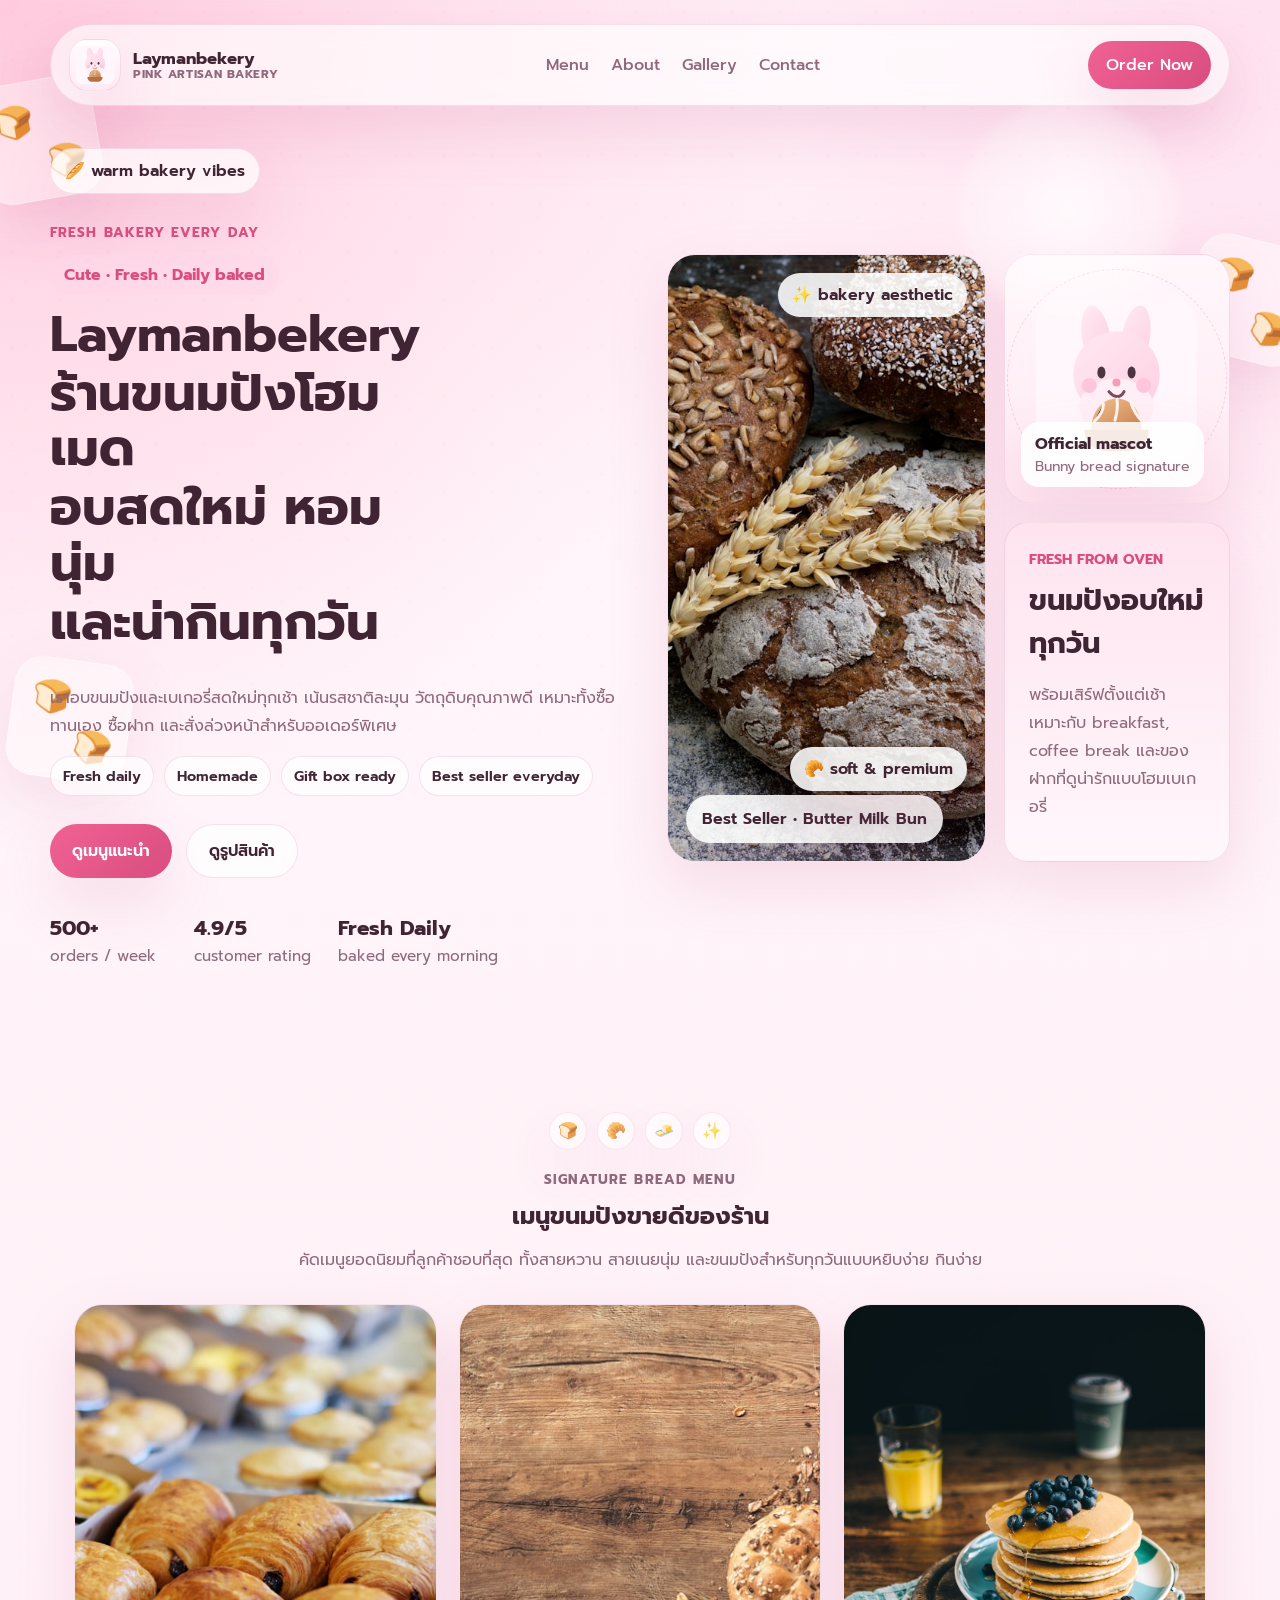
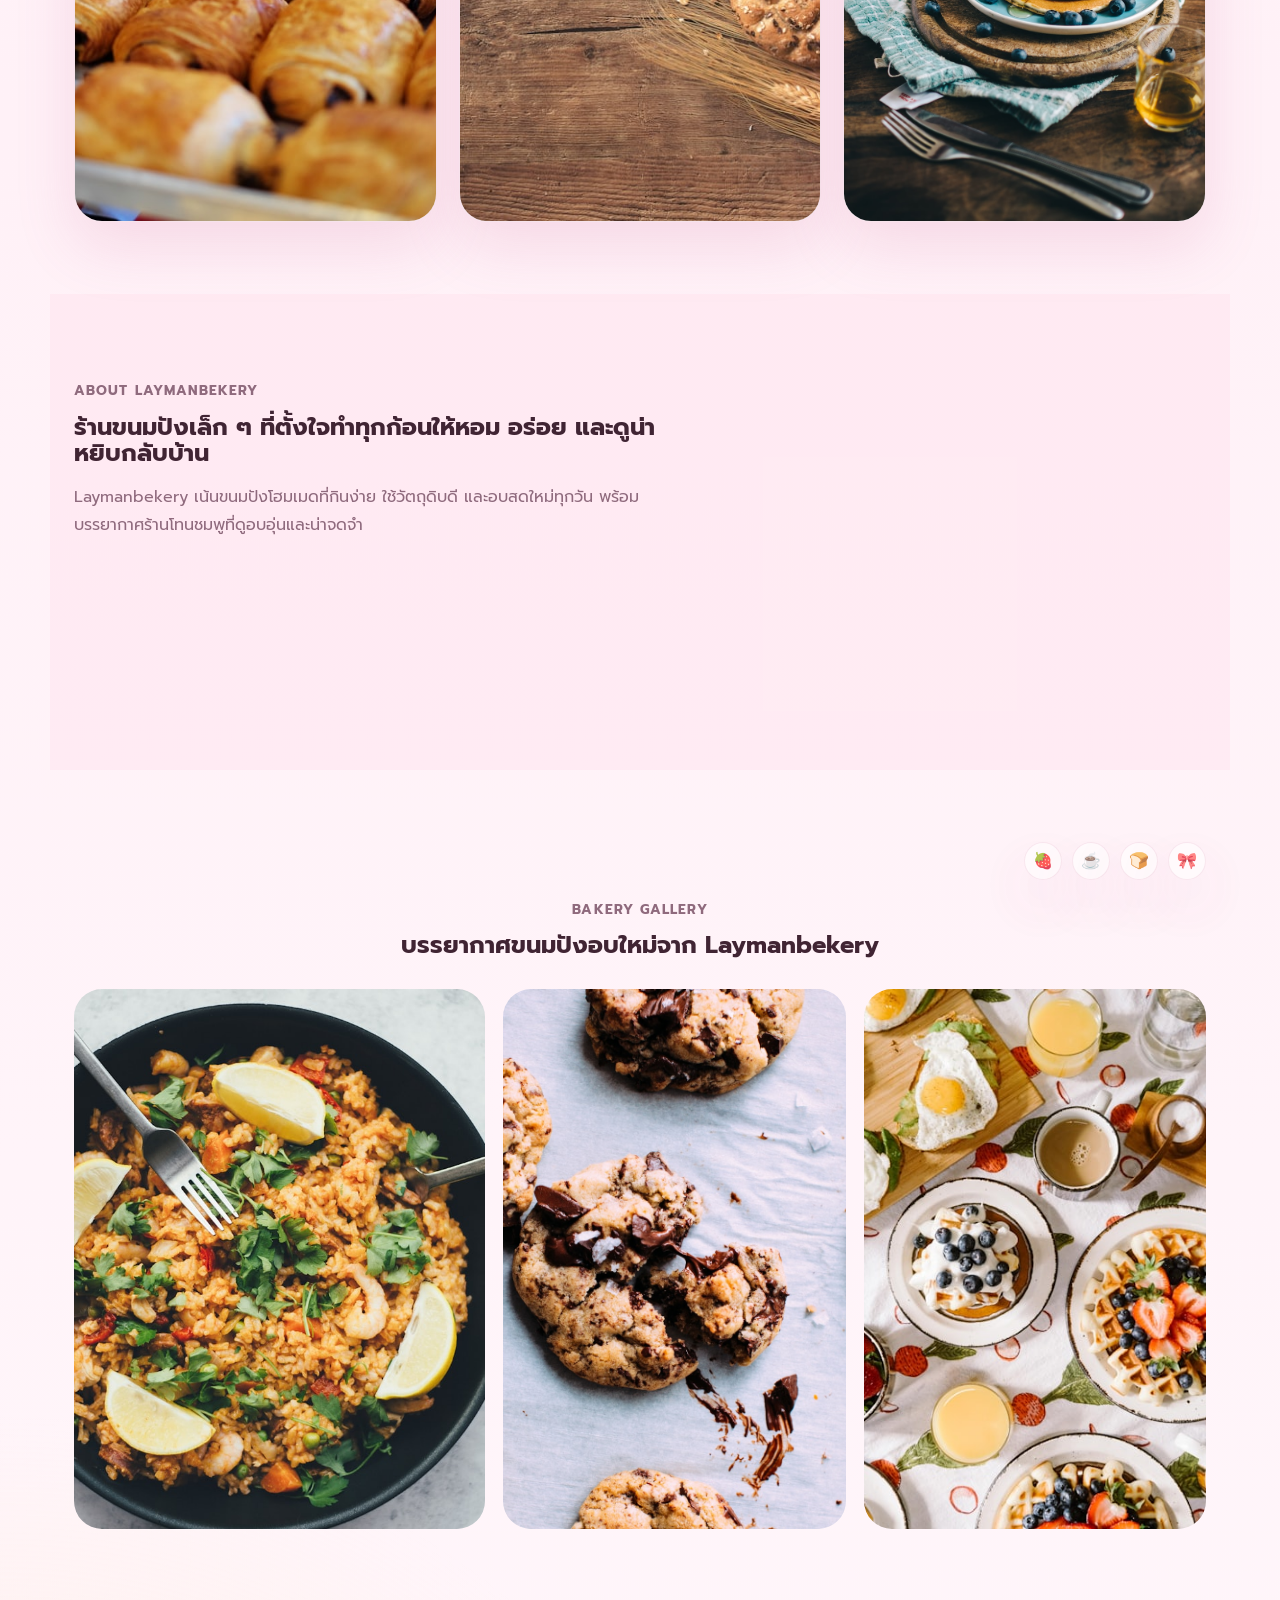
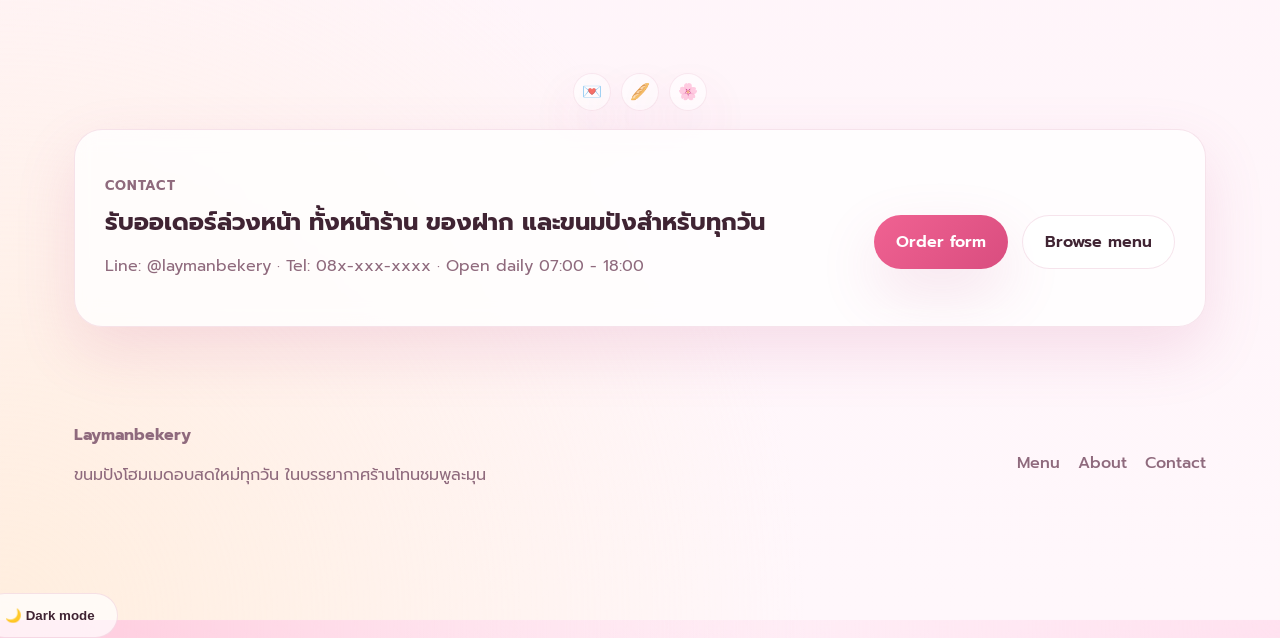
<file: index.html>
<!DOCTYPE html>
<html lang="th">
  <head>
    <meta charset="UTF-8" />
    <meta name="viewport" content="width=device-width, initial-scale=1.0" />
    <title>Laymanbekery | ร้านขนมปังโฮมเมดสดใหม่</title>
    <meta
      name="description"
      content="Laymanbekery ร้านขนมปังโฮมเมดโทนชมพู อบสดใหม่ทุกวัน มีขนมปัง เบเกอรี่ ของฝาก และออเดอร์ล่วงหน้า"
    />
    <meta name="theme-color" content="#f06292" />
    <meta property="og:type" content="website" />
    <meta property="og:title" content="Laymanbekery | ร้านขนมปังโฮมเมดสดใหม่" />
    <meta
      property="og:description"
      content="ขนมปังโฮมเมด เบเกอรี่อบใหม่ทุกวัน ดีไซน์ร้านหวานละมุน พร้อมสั่งซื้อออนไลน์"
    />
    <meta
      property="og:image"
      content="https://newkyj.github.io/laymansbekeery/assets/images/social-preview.svg"
    />
    <meta property="og:url" content="https://newkyj.github.io/laymansbekeery/" />
    <meta name="twitter:card" content="summary_large_image" />
    <meta name="twitter:title" content="Laymanbekery | ร้านขนมปังโฮมเมดสดใหม่" />
    <meta
      name="twitter:description"
      content="ร้านขนมปังโฮมเมดสดใหม่ โทนชมพู ดูน่ารัก เรียบง่าย และพร้อมขายจริง"
    />
    <meta
      name="twitter:image"
      content="https://newkyj.github.io/laymansbekeery/assets/images/social-preview.svg"
    />
    <link rel="icon" type="image/svg+xml" href="assets/images/favicon.svg" />
    <link rel="canonical" href="https://newkyj.github.io/laymansbekeery/" />
    <link rel="preconnect" href="https://fonts.googleapis.com" />
    <link rel="preconnect" href="https://fonts.gstatic.com" crossorigin />
    <link
      href="https://fonts.googleapis.com/css2?family=Prompt:wght@300;400;500;600;700&display=swap"
      rel="stylesheet"
    />
    <link rel="stylesheet" href="assets/css/styles.css" />
  </head>
  <body>
    <div class="page-loader" data-page-loader>
      <div class="page-loader-mark">🥐</div>
      <p>Laymanbekery กำลังอุ่นเตาอบ...</p>
    </div>

    <div class="bg-breads bg-breads-a"></div>
    <div class="bg-breads bg-breads-b"></div>
    <div class="bg-breads bg-breads-c"></div>
    <header class="hero hero-deluxe">
      <nav class="nav" data-nav>
        <a class="brand brand-logo" href="#top">
          <span class="brand-logo-mark">
            <img src="assets/images/mascot-bunny-bread.svg" alt="Laymanbekery logo" />
          </span>
          <span class="brand-logo-text">
            <strong>Laymanbekery</strong>
            <small>pink artisan bakery</small>
          </span>
        </a>

        <button class="nav-toggle" type="button" data-nav-toggle aria-expanded="false" aria-label="Open menu">
          <span></span><span></span><span></span>
        </button>

        <div class="nav-links" data-nav-links>
          <a href="#menu">Menu</a>
          <a href="pages/about.html">About</a>
          <a href="#gallery">Gallery</a>
          <a href="pages/contact.html">Contact</a>
        </div>
        <a class="nav-cta" href="pages/contact.html">Order Now</a>
      </nav>

      <div class="hero-content" id="top">
        <div class="hero-text hero-story">
          <span class="hero-kicker">🥖 warm bakery vibes</span>
          <p class="eyebrow">Fresh bakery every day</p>
          <div class="hero-title-stack">
            <span class="hero-tagline">Cute • Fresh • Daily baked</span>
            <h1 class="hero-animated-title">
              <span>Laymanbekery</span>
              <span>ร้านขนมปังโฮมเมด</span>
              <span>อบสดใหม่ หอม นุ่ม</span>
              <span>และน่ากินทุกวัน</span>
            </h1>
          </div>
          <p class="subtitle">
            เราอบขนมปังและเบเกอรี่สดใหม่ทุกเช้า เน้นรสชาติละมุน วัตถุดิบคุณภาพดี
            เหมาะทั้งซื้อทานเอง ซื้อฝาก และสั่งล่วงหน้าสำหรับออเดอร์พิเศษ
          </p>
          <div class="hero-badges">
            <span>Fresh daily</span>
            <span>Homemade</span>
            <span>Gift box ready</span>
            <span>Best seller everyday</span>
          </div>

          <div class="hero-actions">
            <a class="btn btn-primary pulse-on-hover" href="pages/menu.html">ดูเมนูแนะนำ</a>
            <a class="btn btn-secondary" href="#gallery">ดูรูปสินค้า</a>
          </div>

          <div class="hero-stats">
            <div>
              <strong>500+</strong>
              <span>orders / week</span>
            </div>
            <div>
              <strong>4.9/5</strong>
              <span>customer rating</span>
            </div>
            <div>
              <strong>Fresh Daily</strong>
              <span>baked every morning</span>
            </div>
          </div>
        </div>

        <div class="hero-visual hero-visual-deluxe">
          <div class="visual-main card-image">
            <img
              src="assets/images/hero-bread.jpg"
              alt="ขนมปังและเบเกอรี่สดใหม่จาก Laymanbekery"
            />
            <div class="floating-badge">Best Seller • Butter Milk Bun</div>
            <div class="hero-photo-chip hero-photo-chip-top">✨ bakery aesthetic</div>
            <div class="hero-photo-chip hero-photo-chip-bottom">🥐 soft & premium</div>
          </div>
          <div class="visual-side">
            <div class="mini-card mascot-card mascot-logo-showcase">
              <div class="mascot-orbit orbit-a"></div>
              <div class="mascot-orbit orbit-b"></div>
              <img
                src="assets/images/mascot-bunny-bread.svg"
                alt="มาสคอตขนมปังกระต่ายของ Laymanbekery"
              />
              <div class="logo-caption">
                <strong>Official mascot</strong>
                <span>Bunny bread signature</span>
              </div>
            </div>
            <div class="mini-offer">
              <span>Fresh from oven</span>
              <strong>ขนมปังอบใหม่ทุกวัน</strong>
              <p>พร้อมเสิร์ฟตั้งแต่เช้า เหมาะกับ breakfast, coffee break และของฝากที่ดูน่ารักแบบโฮมเบเกอรี่</p>
            </div>
          </div>
        </div>
      </div>
    </header>

    <main>
      <section class="section" id="menu">
        <div class="section-decor">
          <span>🍞</span><span>🥐</span><span>🧈</span><span>✨</span>
        </div>
        <div class="section-heading centered">
          <p class="eyebrow">Signature bread menu</p>
          <h2>เมนูขนมปังขายดีของร้าน</h2>
          <p>คัดเมนูยอดนิยมที่ลูกค้าชอบที่สุด ทั้งสายหวาน สายเนยนุ่ม และขนมปังสำหรับทุกวันแบบหยิบง่าย กินง่าย</p>
        </div>

        <div class="grid cards pro-cards">
          <article class="product-card">
            <img src="assets/images/croissant.jpg" alt="ครัวซองต์เนย" />
            <div class="product-content">
              <span class="pill">Popular</span>
              <h3>Butter Croissant</h3>
              <p>ครัวซองต์เนยแท้ layers สวย กรอบนอกนุ่มใน หอมแบบร้านอบ artisan</p>
              <div class="product-meta">
                <strong>฿69</strong>
                <span>Fresh from oven</span>
              </div>
            </div>
          </article>

          <article class="product-card">
            <img src="assets/images/strawberry-bun.jpg" alt="ขนมปังนมสตรอว์เบอร์รี" />
            <div class="product-content">
              <span class="pill">Soft favorite</span>
              <h3>Butter Milk Bun</h3>
              <p>ขนมปังเนื้อนุ่มพิเศษ สอดไส้ครีมนมเนย หอมหวานกำลังดี กินง่ายทุกวัย</p>
              <div class="product-meta">
                <strong>฿55</strong>
                <span>Soft & buttery</span>
              </div>
            </div>
          </article>

          <article class="product-card">
            <img src="assets/images/shokupan.jpg" alt="ขนมปังโฮมเมด" />
            <div class="product-content">
              <span class="pill">House made</span>
              <h3>Shokupan Toast</h3>
              <p>ขนมปังนมญี่ปุ่นเนื้อฟู เหมาะสำหรับ toast ยามเช้า หรือทำของฝาก</p>
              <div class="product-meta">
                <strong>฿125</strong>
                <span>Cloud-soft loaf</span>
              </div>
            </div>
          </article>
        </div>
      </section>

      <section class="section alt" id="about">
        <div class="about-layout pro-about">
          <div>
            <p class="eyebrow">About Laymanbekery</p>
            <h2>ร้านขนมปังเล็ก ๆ ที่ตั้งใจทำทุกก้อนให้หอม อร่อย และดูน่าหยิบกลับบ้าน</h2>
            <p>
              Laymanbekery เน้นขนมปังโฮมเมดที่กินง่าย ใช้วัตถุดิบดี และอบสดใหม่ทุกวัน
              พร้อมบรรยากาศร้านโทนชมพูที่ดูอบอุ่นและน่าจดจำ
            </p>
          </div>

          <div class="features">
            <div class="feature">
              <strong>Freshly Baked Daily</strong>
              <span>อบใหม่ทุกเช้า เพื่อให้ได้กลิ่นและเนื้อสัมผัสที่ดีที่สุด</span>
            </div>
            <div class="feature">
              <strong>Selected Ingredients</strong>
              <span>เลือกใช้วัตถุดิบที่เหมาะกับขนมปังนุ่มและรสชาติละมุน</span>
            </div>
            <div class="feature">
              <strong>Made for Everyday Moments</strong>
              <span>เหมาะสำหรับมื้อเช้า ของฝาก snack box และออเดอร์ล่วงหน้า</span>
            </div>
          </div>
        </div>
      </section>

      <section class="section" id="gallery">
        <div class="section-decor section-decor-right">
          <span>🍓</span><span>☕</span><span>🍞</span><span>🎀</span>
        </div>
        <div class="section-heading centered">
          <p class="eyebrow">Bakery gallery</p>
          <h2>บรรยากาศขนมปังอบใหม่จาก Laymanbekery</h2>
        </div>

        <div class="gallery-grid">
          <div class="gallery-item tall">
            <img src="assets/images/bakery-shop.jpg" alt="เบเกอรี่ในร้าน Laymanbekery" />
          </div>
          <div class="gallery-item">
            <img src="assets/images/bread-table.jpg" alt="ขนมปังบนโต๊ะ" />
          </div>
          <div class="gallery-item">
            <img src="assets/images/bread-coffee.jpg" alt="ขนมปังและกาแฟ" />
          </div>
        </div>
      </section>

      <section class="section" id="contact">
        <div class="section-decor section-decor-center">
          <span>💌</span><span>🥖</span><span>🌸</span>
        </div>
        <div class="contact-box pro-contact">
          <div>
            <p class="eyebrow">Contact</p>
            <h2>รับออเดอร์ล่วงหน้า ทั้งหน้าร้าน ของฝาก และขนมปังสำหรับทุกวัน</h2>
            <p>Line: @laymanbekery · Tel: 08x-xxx-xxxx · Open daily 07:00 - 18:00</p>
          </div>
          <div class="contact-actions">
            <a class="btn btn-primary pulse-on-hover" href="pages/contact.html">Order form</a>
            <a class="btn btn-secondary" href="pages/menu.html">Browse menu</a>
          </div>
        </div>
      </section>
    </main>
    <footer class="site-footer">
      <div>
        <strong>Laymanbekery</strong>
        <p>ขนมปังโฮมเมดอบสดใหม่ทุกวัน ในบรรยากาศร้านโทนชมพูละมุน</p>
      </div>
      <div class="footer-links">
        <a href="pages/menu.html">Menu</a>
        <a href="pages/about.html">About</a>
        <a href="pages/contact.html">Contact</a>
      </div>
    </footer>
    <button class="btn btn-secondary theme-toggle" type="button" data-theme-toggle>🌙 Dark mode</button>
    <script src="assets/js/script.js"></script>
  </body>
</html>
</file>
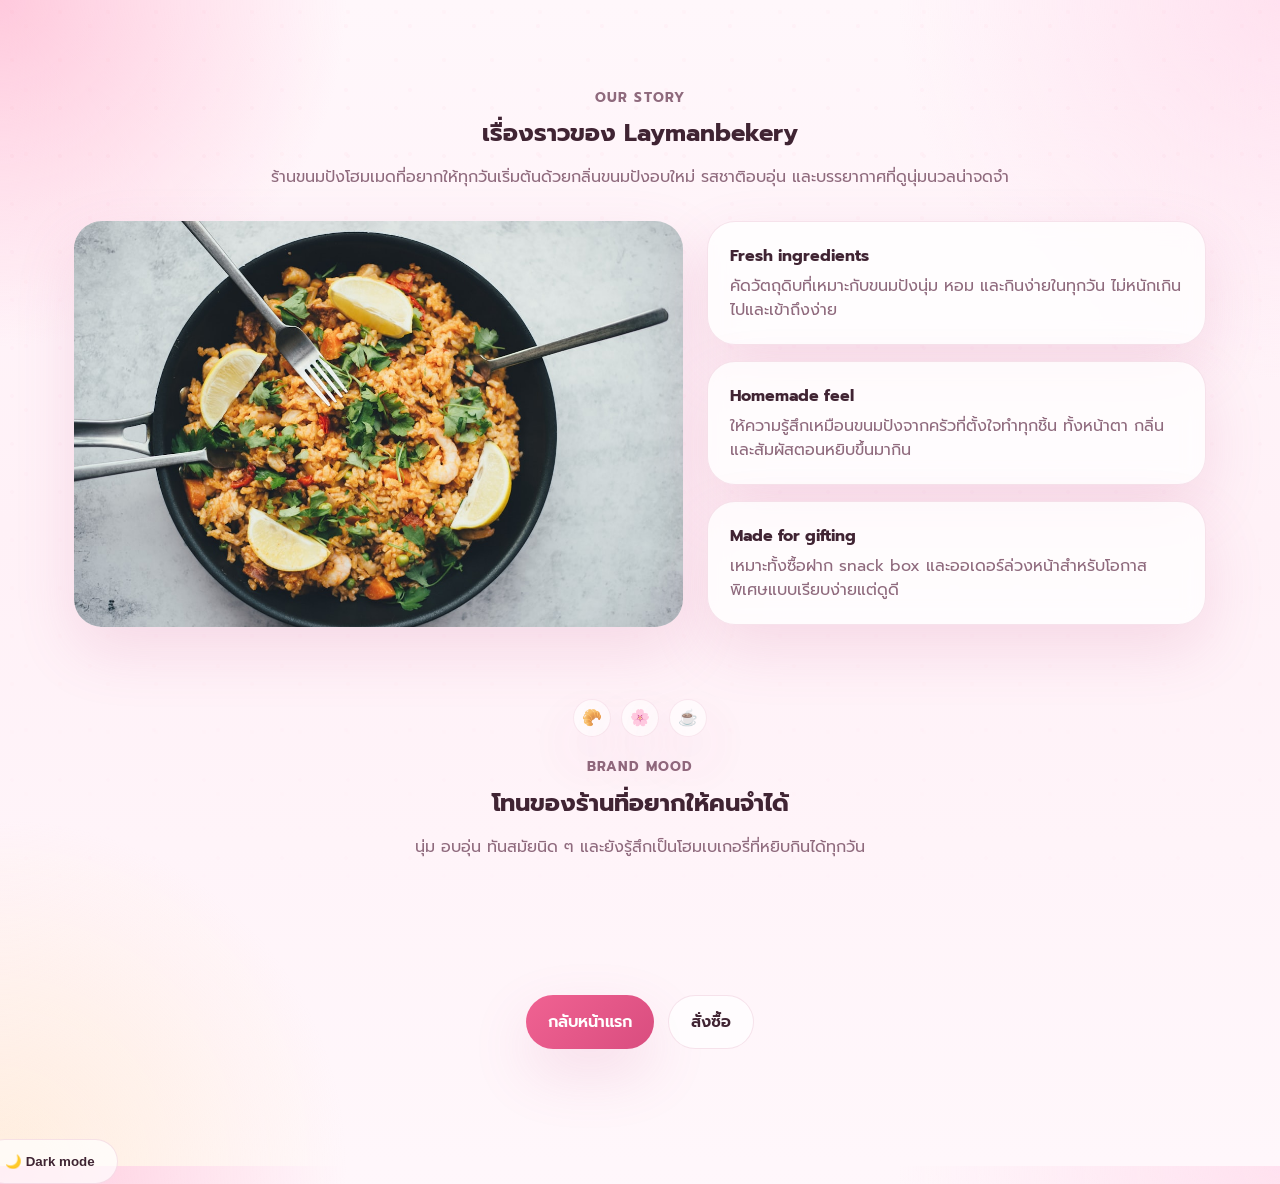
<file: pages/about.html>
<!DOCTYPE html>
<html lang="th">
  <head>
    <meta charset="UTF-8" />
    <meta name="viewport" content="width=device-width, initial-scale=1.0" />
    <title>About | Laymanbekery</title>
    <meta name="description" content="รู้จัก Laymanbekery ร้านขนมปังโฮมเมดที่อบสดใหม่ทุกวัน และตั้งใจทำขนมปังให้อร่อยทุกชิ้น" />
    <link rel="icon" type="image/svg+xml" href="../assets/images/favicon.svg" />
    <link rel="canonical" href="https://newkyj.github.io/laymansbekeery/pages/about.html" />
    <link rel="preconnect" href="https://fonts.googleapis.com" />
    <link rel="preconnect" href="https://fonts.gstatic.com" crossorigin />
    <link href="https://fonts.googleapis.com/css2?family=Prompt:wght@300;400;500;600;700&display=swap" rel="stylesheet" />
    <link rel="stylesheet" href="../assets/css/styles.css" />
  </head>
  <body>
    <div class="page-loader" data-page-loader>
      <div class="page-loader-mark">🥐</div>
      <p>Laymanbekery กำลังอุ่นเตาอบ...</p>
    </div>

    <main class="section inner-page">
      <div class="section-heading centered">
        <p class="eyebrow">Our story</p>
        <h2>เรื่องราวของ Laymanbekery</h2>
        <p>ร้านขนมปังโฮมเมดที่อยากให้ทุกวันเริ่มต้นด้วยกลิ่นขนมปังอบใหม่ รสชาติอบอุ่น และบรรยากาศที่ดูนุ่มนวลน่าจดจำ</p>
      </div>

      <div class="about-layout pro-about about-story-grid">
        <div>
          <img class="rounded-media" src="../assets/images/bakery-shop.jpg" alt="ร้านเบเกอรี่ Laymanbekery" />
        </div>
        <div class="features">
          <div class="feature">
            <strong>Fresh ingredients</strong>
            <span>คัดวัตถุดิบที่เหมาะกับขนมปังนุ่ม หอม และกินง่ายในทุกวัน ไม่หนักเกินไปและเข้าถึงง่าย</span>
          </div>
          <div class="feature">
            <strong>Homemade feel</strong>
            <span>ให้ความรู้สึกเหมือนขนมปังจากครัวที่ตั้งใจทำทุกชิ้น ทั้งหน้าตา กลิ่น และสัมผัสตอนหยิบขึ้นมากิน</span>
          </div>
          <div class="feature">
            <strong>Made for gifting</strong>
            <span>เหมาะทั้งซื้อฝาก snack box และออเดอร์ล่วงหน้าสำหรับโอกาสพิเศษแบบเรียบง่ายแต่ดูดี</span>
          </div>
        </div>
      </div>

      <section class="section section-compact">
        <div class="section-decor section-decor-center">
          <span>🥐</span><span>🌸</span><span>☕</span>
        </div>
        <div class="section-heading centered">
          <p class="eyebrow">Brand mood</p>
          <h2>โทนของร้านที่อยากให้คนจำได้</h2>
          <p>นุ่ม อบอุ่น ทันสมัยนิด ๆ และยังรู้สึกเป็นโฮมเบเกอรี่ที่หยิบกินได้ทุกวัน</p>
        </div>
      </section>

      <div class="hero-actions" style="justify-content:center; margin-top: 32px;">
        <a class="btn btn-primary pulse-on-hover" href="../index.html">กลับหน้าแรก</a>
        <a class="btn btn-secondary" href="contact.html">สั่งซื้อ</a>
      </div>
    </main>
    <button class="btn btn-secondary theme-toggle" type="button" data-theme-toggle>🌙 Dark mode</button>
    <script src="../assets/js/script.js"></script>
  </body>
</html>
</file>
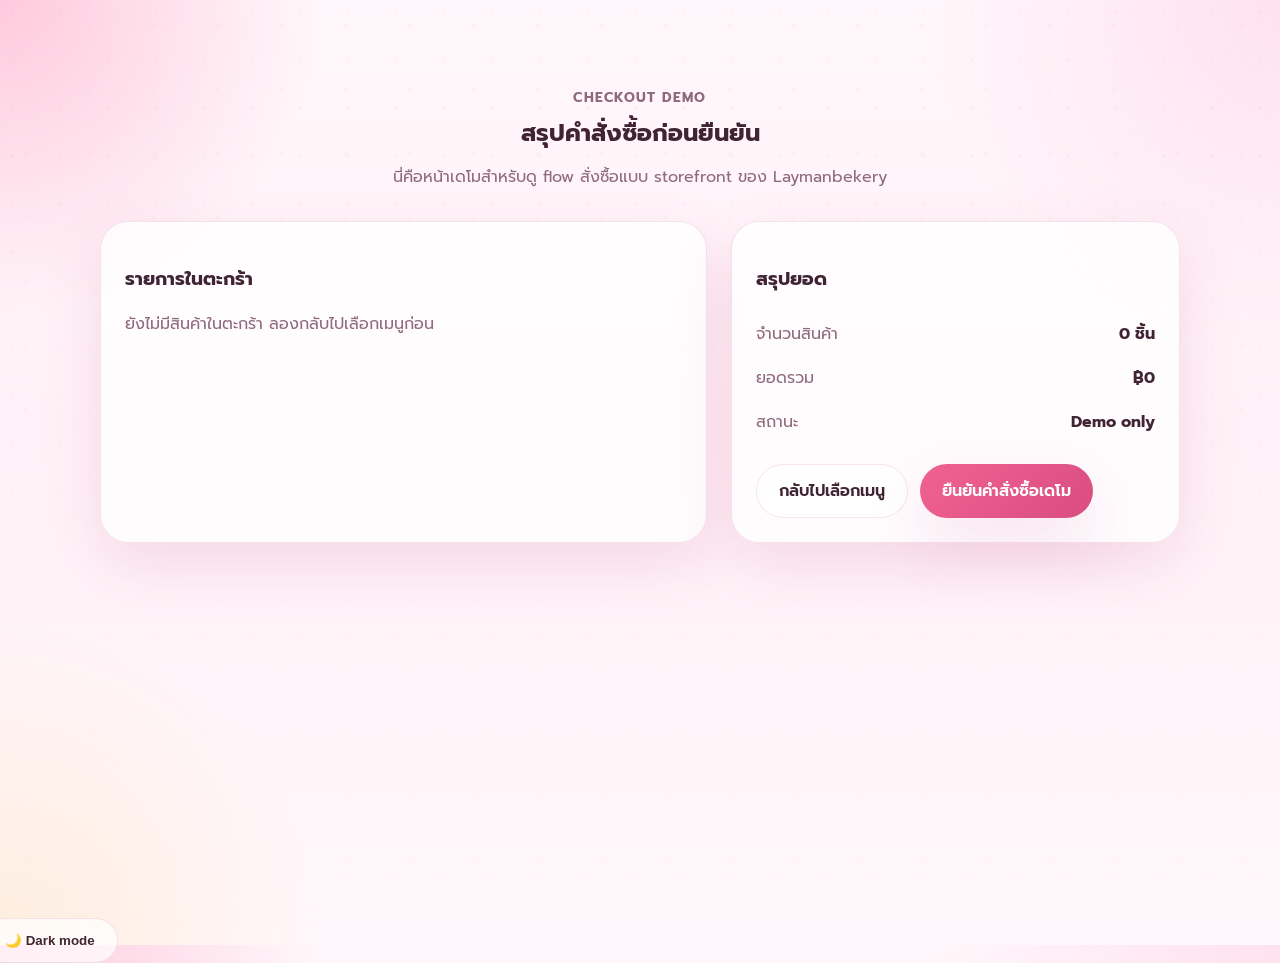
<file: pages/checkout.html>
<!DOCTYPE html>
<html lang="th">
  <head>
    <meta charset="UTF-8" />
    <meta name="viewport" content="width=device-width, initial-scale=1.0" />
    <title>Checkout Demo | Laymanbekery</title>
    <meta name="description" content="หน้าสรุปคำสั่งซื้อเดโมของ Laymanbekery สำหรับ mockup การสั่งซื้อออนไลน์" />
    <link rel="icon" type="image/svg+xml" href="../assets/images/favicon.svg" />
    <link rel="preconnect" href="https://fonts.googleapis.com" />
    <link rel="preconnect" href="https://fonts.gstatic.com" crossorigin />
    <link href="https://fonts.googleapis.com/css2?family=Prompt:wght@300;400;500;600;700&display=swap" rel="stylesheet" />
    <link rel="stylesheet" href="../assets/css/styles.css" />
  </head>
  <body>
    <main class="section inner-page">
      <div class="section-heading centered">
        <p class="eyebrow">Checkout demo</p>
        <h2>สรุปคำสั่งซื้อก่อนยืนยัน</h2>
        <p>นี่คือหน้าเดโมสำหรับดู flow สั่งซื้อแบบ storefront ของ Laymanbekery</p>
      </div>

      <section class="checkout-layout">
        <div class="checkout-card">
          <h3>รายการในตะกร้า</h3>
          <div class="checkout-list" data-checkout-items>
            <p class="cart-empty">ยังไม่มีสินค้าในตะกร้า</p>
          </div>
        </div>

        <aside class="checkout-card checkout-summary-box">
          <h3>สรุปยอด</h3>
          <div class="checkout-summary-line"><span>จำนวนสินค้า</span><strong data-checkout-count>0 ชิ้น</strong></div>
          <div class="checkout-summary-line"><span>ยอดรวม</span><strong data-checkout-total>฿0</strong></div>
          <div class="checkout-summary-line"><span>สถานะ</span><strong>Demo only</strong></div>
          <div class="checkout-actions">
            <a class="btn btn-secondary" href="menu.html">กลับไปเลือกเมนู</a>
            <a class="btn btn-primary" href="thank-you.html" data-place-order>ยืนยันคำสั่งซื้อเดโม</a>
          </div>
        </aside>
      </section>
    </main>
    <button class="btn btn-secondary theme-toggle" type="button" data-theme-toggle>🌙 Dark mode</button>
    <script src="../assets/js/script.js"></script>
  </body>
</html>
</file>
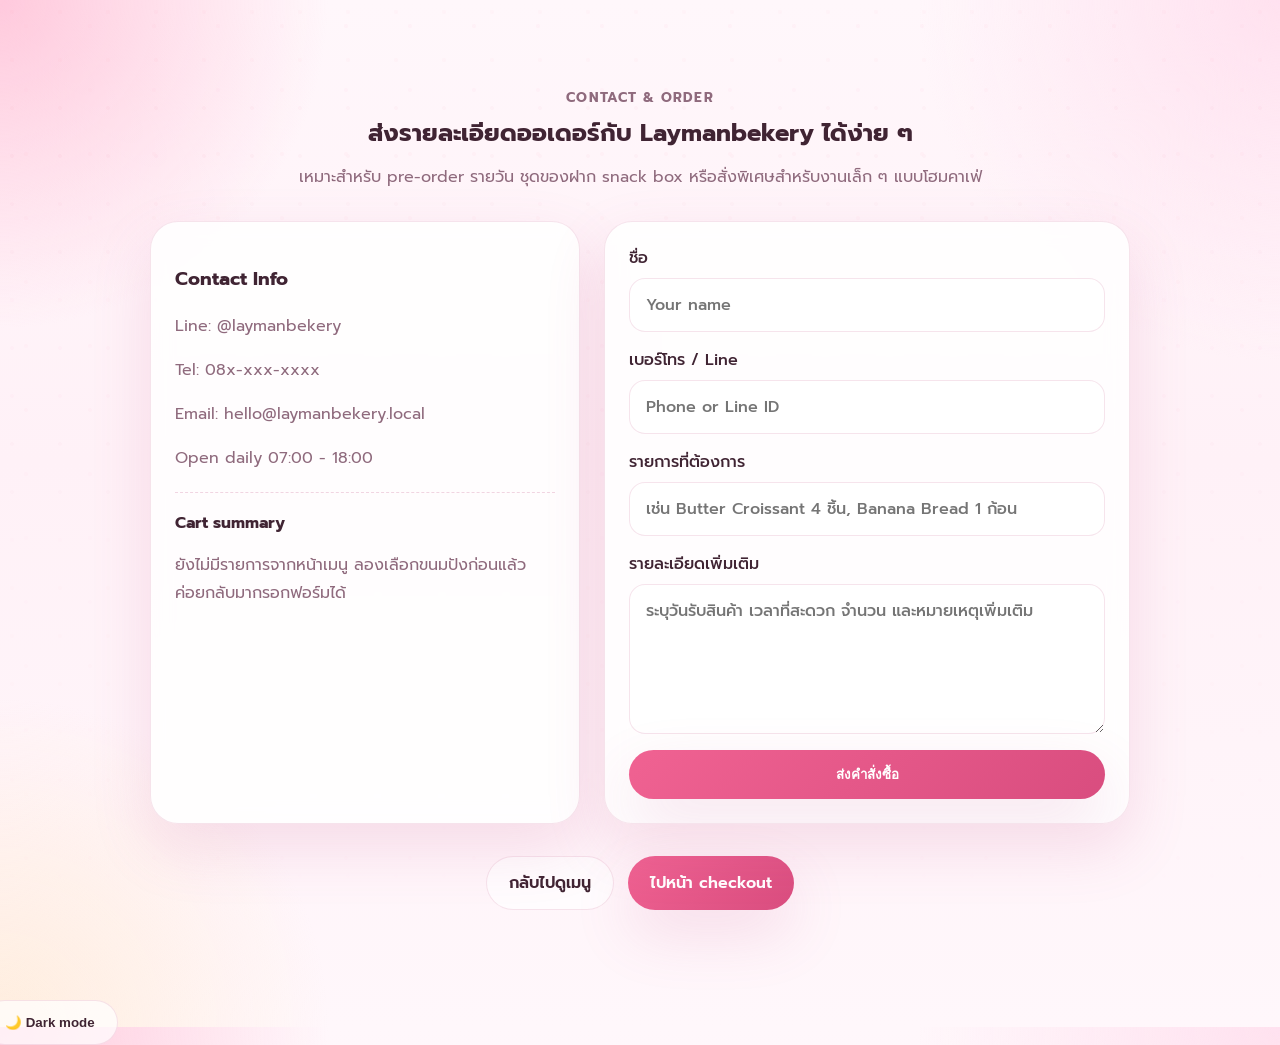
<file: pages/contact.html>
<!DOCTYPE html>
<html lang="th">
  <head>
    <meta charset="UTF-8" />
    <meta name="viewport" content="width=device-width, initial-scale=1.0" />
    <title>Contact | Laymanbekery</title>
    <meta name="description" content="ติดต่อ Laymanbekery เพื่อสั่งขนมปังล่วงหน้า สอบถามราคา หรือสั่ง snack box" />
    <link rel="icon" type="image/svg+xml" href="../assets/images/favicon.svg" />
    <link rel="canonical" href="https://newkyj.github.io/laymansbekeery/pages/contact.html" />
    <link rel="preconnect" href="https://fonts.googleapis.com" />
    <link rel="preconnect" href="https://fonts.gstatic.com" crossorigin />
    <link href="https://fonts.googleapis.com/css2?family=Prompt:wght@300;400;500;600;700&display=swap" rel="stylesheet" />
    <link rel="stylesheet" href="../assets/css/styles.css" />
  </head>
  <body>
    <main class="section inner-page">
      <div class="section-heading centered">
        <p class="eyebrow">Contact & Order</p>
        <h2>ส่งรายละเอียดออเดอร์กับ Laymanbekery ได้ง่าย ๆ</h2>
        <p>เหมาะสำหรับ pre-order รายวัน ชุดของฝาก snack box หรือสั่งพิเศษสำหรับงานเล็ก ๆ แบบโฮมคาเฟ่</p>
      </div>

      <div class="contact-layout">
        <div class="contact-panel">
          <h3>Contact Info</h3>
          <p>Line: @laymanbekery</p>
          <p>Tel: 08x-xxx-xxxx</p>
          <p>Email: hello@laymanbekery.local</p>
          <p>Open daily 07:00 - 18:00</p>
          <div class="contact-cart-preview" data-contact-cart-preview>
            <strong>Cart summary</strong>
            <p data-contact-cart-empty>ยังไม่มีรายการจากหน้าเมนู ลองเลือกขนมปังก่อนแล้วค่อยกลับมากรอกฟอร์มได้</p>
            <div class="contact-cart-list" data-contact-cart-list></div>
          </div>
        </div>

        <form class="order-form" data-order-form>
          <label>
            ชื่อ
            <input type="text" name="name" placeholder="Your name" />
          </label>
          <label>
            เบอร์โทร / Line
            <input type="text" name="contact" placeholder="Phone or Line ID" />
          </label>
          <label>
            รายการที่ต้องการ
            <input type="text" name="items" placeholder="เช่น Butter Croissant 4 ชิ้น, Banana Bread 1 ก้อน" data-order-items />
          </label>
          <label>
            รายละเอียดเพิ่มเติม
            <textarea name="message" rows="5" placeholder="ระบุวันรับสินค้า เวลาที่สะดวก จำนวน และหมายเหตุเพิ่มเติม" data-order-message></textarea>
          </label>
          <button class="btn btn-primary" type="submit">ส่งคำสั่งซื้อ</button>
        </form>
      </div>

      <div class="hero-actions" style="justify-content:center; margin-top: 32px;">
        <a class="btn btn-secondary" href="menu.html">กลับไปดูเมนู</a>
        <a class="btn btn-primary" href="checkout.html">ไปหน้า checkout</a>
      </div>
    </main>
    <div class="page-loader" data-page-loader>
      <div class="page-loader-mark">🥐</div>
      <p>Laymanbekery กำลังอุ่นเตาอบ...</p>
    </div>
    <button class="btn btn-secondary theme-toggle" type="button" data-theme-toggle>🌙 Dark mode</button>
    <script src="../assets/js/script.js"></script>
  </body>
</html>
</file>
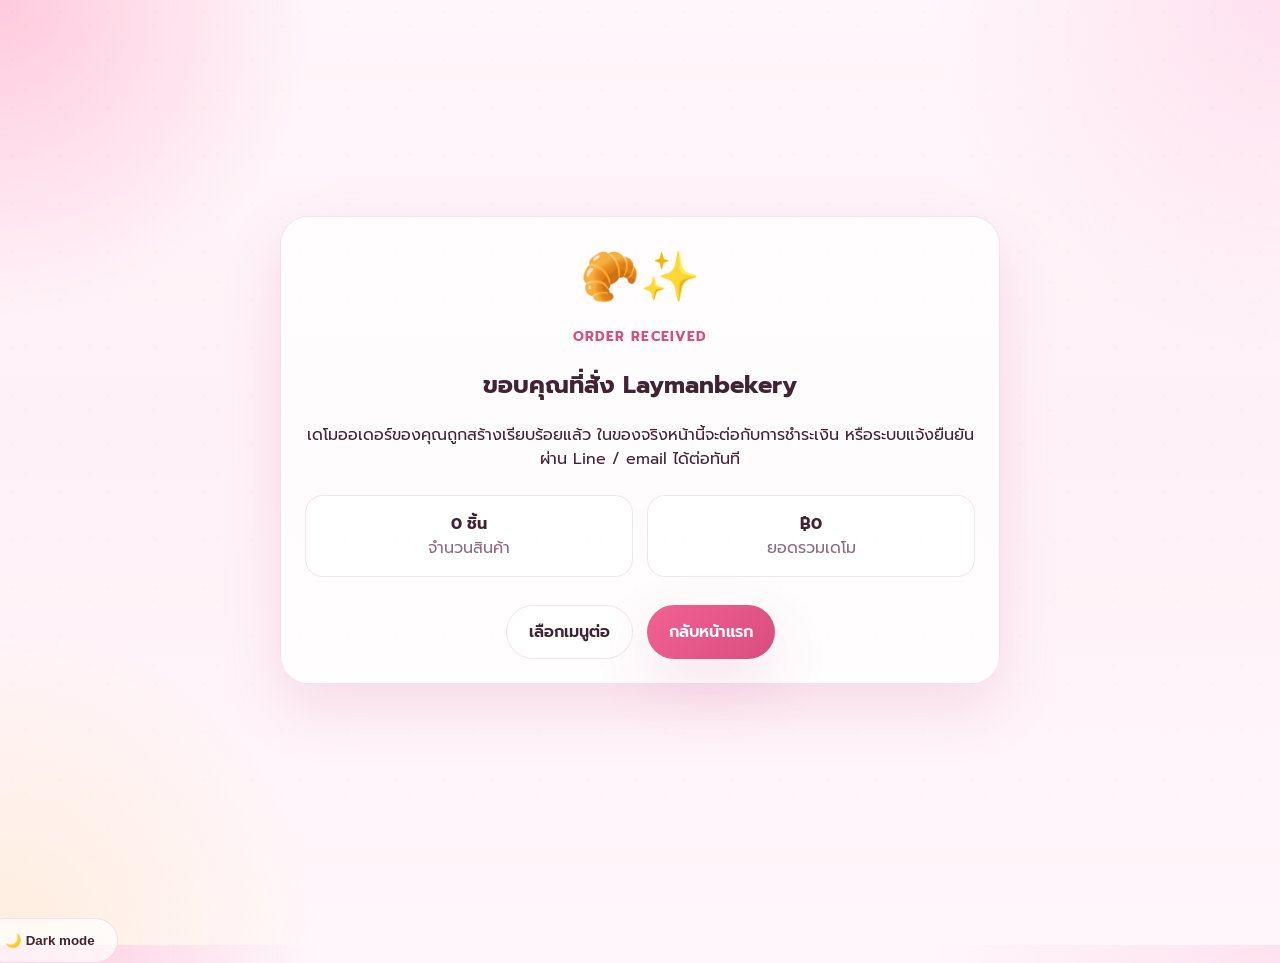
<file: pages/thank-you.html>
<!DOCTYPE html>
<html lang="th">
  <head>
    <meta charset="UTF-8" />
    <meta name="viewport" content="width=device-width, initial-scale=1.0" />
    <title>Thank You | Laymanbekery</title>
    <meta name="description" content="หน้าขอบคุณหลังยืนยันคำสั่งซื้อเดโมของ Laymanbekery" />
    <link rel="icon" type="image/svg+xml" href="../assets/images/favicon.svg" />
    <link rel="preconnect" href="https://fonts.googleapis.com" />
    <link rel="preconnect" href="https://fonts.gstatic.com" crossorigin />
    <link href="https://fonts.googleapis.com/css2?family=Prompt:wght@300;400;500;600;700&display=swap" rel="stylesheet" />
    <link rel="stylesheet" href="../assets/css/styles.css" />
  </head>
  <body>
    <main class="section inner-page thank-you-page">
      <div class="thank-you-card">
        <div class="thank-you-icon">🥐✨</div>
        <p class="eyebrow">Order received</p>
        <h2>ขอบคุณที่สั่ง Laymanbekery</h2>
        <p>
          เดโมออเดอร์ของคุณถูกสร้างเรียบร้อยแล้ว ในของจริงหน้านี้จะต่อกับการชำระเงิน
          หรือระบบแจ้งยืนยันผ่าน Line / email ได้ต่อทันที
        </p>
        <div class="thank-you-meta">
          <div><strong data-thankyou-count>0 ชิ้น</strong><span>จำนวนสินค้า</span></div>
          <div><strong data-thankyou-total>฿0</strong><span>ยอดรวมเดโม</span></div>
        </div>
        <div class="hero-actions" style="justify-content:center;">
          <a class="btn btn-secondary" href="menu.html">เลือกเมนูต่อ</a>
          <a class="btn btn-primary" href="../index.html">กลับหน้าแรก</a>
        </div>
      </div>
    </main>
    <button class="btn btn-secondary theme-toggle" type="button" data-theme-toggle>🌙 Dark mode</button>
    <script src="../assets/js/script.js"></script>
  </body>
</html>
</file>
<file: assets/css/styles.css>
:root {
  --bg: #fff7fb;
  --bg-soft: #fff1f7;
  --surface: rgba(255, 255, 255, 0.78);
  --surface-strong: #ffffff;
  --text: #402433;
  --muted: #8f6a7d;
  --primary: #f06292;
  --primary-dark: #d94d7f;
  --accent: #ffd8e7;
  --accent-strong: #ffc0da;
  --border: rgba(204, 108, 150, 0.18);
  --shadow: 0 24px 60px rgba(202, 89, 140, 0.16);
  --shadow-hover: 0 28px 70px rgba(202, 89, 140, 0.24);
}

html[data-theme='dark'] {
  --bg: #1d1420;
  --bg-soft: #25182a;
  --surface: rgba(34, 23, 38, 0.86);
  --surface-strong: #2a1b2f;
  --text: #fff4fb;
  --muted: #d7bdd0;
  --primary: #ff7bab;
  --primary-dark: #ff4f94;
  --accent: rgba(255, 123, 171, 0.18);
  --accent-strong: rgba(255, 123, 171, 0.3);
  --border: rgba(255, 175, 208, 0.18);
  --shadow: 0 24px 60px rgba(0, 0, 0, 0.34);
  --shadow-hover: 0 28px 70px rgba(0, 0, 0, 0.44);
}

* { box-sizing: border-box; }
html { scroll-behavior: smooth; }
body {
  margin: 0;
  font-family: "Prompt", sans-serif;
  color: var(--text);
  background:
    radial-gradient(circle at top left, rgba(255, 199, 219, 0.95) 0%, transparent 20%),
    radial-gradient(circle at top right, rgba(255, 223, 238, 0.9) 0%, transparent 22%),
    radial-gradient(circle at bottom left, rgba(255, 230, 198, 0.55) 0%, transparent 20%),
    linear-gradient(180deg, var(--bg) 0%, var(--bg-soft) 45%, var(--bg) 100%);
  position: relative;
  overflow-x: hidden;
}
html[data-theme='dark'] body {
  background:
    radial-gradient(circle at top left, rgba(255, 90, 156, 0.16) 0%, transparent 24%),
    radial-gradient(circle at top right, rgba(255, 211, 232, 0.08) 0%, transparent 24%),
    radial-gradient(circle at bottom left, rgba(255, 188, 120, 0.07) 0%, transparent 22%),
    linear-gradient(180deg, #1b121d 0%, #241629 50%, #1a111d 100%);
}
body::before {
  content: '';
  position: fixed;
  inset: 0;
  pointer-events: none;
  background-image:
    radial-gradient(circle at 12px 12px, rgba(240, 98, 146, 0.12) 2px, transparent 2.2px),
    radial-gradient(circle at 26px 26px, rgba(255, 194, 216, 0.35) 2px, transparent 2.2px);
  background-size: 48px 48px, 64px 64px;
  mask-image: linear-gradient(180deg, rgba(0,0,0,0.4), rgba(0,0,0,0.08));
  opacity: 0.65;
}
img { display: block; width: 100%; }

.bg-breads {
  position: fixed;
  width: 120px;
  height: 120px;
  border-radius: 28px;
  background: rgba(255, 255, 255, 0.4);
  backdrop-filter: blur(8px);
  border: 1px solid rgba(255, 255, 255, 0.45);
  box-shadow: var(--shadow);
  pointer-events: none;
  opacity: 0.85;
  z-index: 0;
  animation: floatBread 8s ease-in-out infinite;
}
.bg-breads::before,
.bg-breads::after {
  content: '🍞';
  position: absolute;
  font-size: 2rem;
}
.bg-breads::before { left: 18px; top: 14px; }
.bg-breads::after { right: 14px; bottom: 10px; transform: rotate(12deg); }
.bg-breads-a { top: 80px; left: -22px; transform: rotate(-10deg); }
.bg-breads-b { top: 240px; right: -30px; transform: rotate(14deg); animation-delay: 1.5s; }
.bg-breads-c { bottom: 120px; left: 10px; transform: rotate(8deg); animation-delay: 3s; }
body > *:not(.bg-breads):not(.page-loader) { position: relative; z-index: 1; }

.page-loader {
  position: fixed;
  inset: 0;
  z-index: 100;
  display: grid;
  place-items: center;
  gap: 10px;
  background: rgba(255, 247, 251, 0.94);
  color: var(--text);
  transition: opacity 0.35s ease, visibility 0.35s ease;
}
.page-loader-mark {
  font-size: 2.8rem;
  animation: loaderHop 1s ease-in-out infinite;
}
.page-loader.is-hidden {
  opacity: 0;
  visibility: hidden;
}
html[data-theme='dark'] .page-loader {
  background: rgba(27, 18, 29, 0.95);
}

.product-card, .feature, .gallery-item, .contact-box, .menu-item, .cart-panel, .cart-demo, .contact-panel, .order-form {
  opacity: 0;
  transform: translateY(24px);
  transition: opacity 0.7s ease, transform 0.7s ease, box-shadow 0.2s ease, border-color 0.2s ease;
}
.product-card.is-visible, .feature.is-visible, .gallery-item.is-visible, .contact-box.is-visible, .menu-item.is-visible, .cart-panel.is-visible, .cart-demo.is-visible, .contact-panel.is-visible, .order-form.is-visible {
  opacity: 1;
  transform: translateY(0);
}
.product-card:hover, .menu-item:hover, .feature:hover, .gallery-item:hover {
  box-shadow: var(--shadow-hover);
  transform: translateY(-4px);
}
.hero { padding: 24px 24px 72px; }
.hero-deluxe::after {
  content: '';
  position: absolute;
  top: 100px;
  right: 8%;
  width: 220px;
  height: 220px;
  border-radius: 999px;
  background: radial-gradient(circle, rgba(255,255,255,0.75), rgba(255,255,255,0));
  filter: blur(6px);
  pointer-events: none;
}
.nav, .hero-content, .section, .contact-box, .cart-demo { max-width: 1180px; margin: 0 auto; }
.nav {
  display: flex; align-items: center; justify-content: space-between; gap: 18px; margin-bottom: 42px; padding: 14px 18px;
  border: 1px solid var(--border); background: rgba(255, 255, 255, 0.64); backdrop-filter: blur(12px);
  border-radius: 999px; box-shadow: var(--shadow);
}
html[data-theme='dark'] .nav,
html[data-theme='dark'] .brand-logo-mark,
html[data-theme='dark'] .hero-kicker,
html[data-theme='dark'] .hero-badges span,
html[data-theme='dark'] .hero-tagline,
html[data-theme='dark'] .section-decor span,
html[data-theme='dark'] .floating-badge,
html[data-theme='dark'] .hero-photo-chip,
html[data-theme='dark'] .logo-caption,
html[data-theme='dark'] .btn-secondary,
html[data-theme='dark'] .menu-filters button,
html[data-theme='dark'] .cart-item-row,
html[data-theme='dark'] .contact-cart-item,
html[data-theme='dark'] .order-form input,
html[data-theme='dark'] .order-form textarea,
html[data-theme='dark'] .menu-toolbar input,
html[data-theme='dark'] .nutrition-dialog,
html[data-theme='dark'] .nutrition-grid div {
  background: rgba(37, 24, 42, 0.88);
  color: var(--text);
}
.brand { color: var(--text); text-decoration: none; font-size: 1.2rem; font-weight: 700; }
.brand-logo {
  display: inline-flex;
  align-items: center;
  gap: 12px;
}
.brand-logo-mark {
  width: 52px;
  height: 52px;
  border-radius: 18px;
  padding: 6px;
  background: linear-gradient(180deg, rgba(255,255,255,0.95), rgba(255,233,242,0.95));
  border: 1px solid var(--border);
  box-shadow: var(--shadow);
  display: grid;
  place-items: center;
}
.brand-logo-mark img {
  width: 100%;
  height: 100%;
  object-fit: contain;
}
.brand-logo-text {
  display: grid;
  line-height: 1.05;
}
.brand-logo-text strong {
  font-size: 1.05rem;
}
.brand-logo-text small {
  color: var(--muted);
  font-size: 0.74rem;
  letter-spacing: 0.06em;
  text-transform: uppercase;
}
.nav-links { display: flex; gap: 22px; flex-wrap: wrap; }
.nav-toggle {
  display: none;
  width: 48px;
  height: 48px;
  border-radius: 16px;
  border: 1px solid var(--border);
  background: rgba(255,255,255,0.7);
  align-items: center;
  justify-content: center;
  flex-direction: column;
  gap: 5px;
}
.nav-toggle span {
  width: 18px;
  height: 2px;
  border-radius: 999px;
  background: var(--text);
  transition: transform 0.2s ease, opacity 0.2s ease;
}
.nav.is-open .nav-toggle span:nth-child(1) { transform: translateY(7px) rotate(45deg); }
.nav.is-open .nav-toggle span:nth-child(2) { opacity: 0; }
.nav.is-open .nav-toggle span:nth-child(3) { transform: translateY(-7px) rotate(-45deg); }
.nav-links a, .nav-cta, .footer-links a { text-decoration: none; font-weight: 500; }
.nav-links a { color: var(--muted); }
.nav-cta {
  color: white; background: linear-gradient(135deg, var(--primary), var(--primary-dark)); padding: 12px 18px; border-radius: 999px; box-shadow: var(--shadow);
}
.hero-content { display: grid; grid-template-columns: 1.02fr 0.98fr; gap: 30px; align-items: center; }
.hero-text h1, .section-heading h2, .about-layout h2, .contact-box h2, .cart-copy h3 { margin: 0; line-height: 1.08; }
.hero-text h1 { font-size: clamp(2.6rem, 4vw, 4.8rem); margin-bottom: 18px; max-width: 11ch; }
.subtitle, .section-heading p, .about-layout p, .contact-box p, .product-content p, .mini-offer p, .menu-toolbar input, .cart-copy p, .contact-panel p { color: var(--muted); line-height: 1.75; }
.eyebrow {
  color: var(--primary-dark); font-size: 0.85rem; text-transform: uppercase; letter-spacing: 0.08em; font-weight: 700; margin-bottom: 12px;
}
.hero-kicker {
  display: inline-flex;
  align-items: center;
  gap: 10px;
  padding: 10px 14px;
  border-radius: 999px;
  background: rgba(255, 255, 255, 0.7);
  border: 1px solid var(--border);
  box-shadow: var(--shadow);
  font-weight: 600;
  margin-bottom: 14px;
}
.hero-story {
  position: relative;
}
.hero-title-stack {
  display: grid;
  gap: 12px;
}
.hero-tagline {
  display: inline-flex;
  width: fit-content;
  padding: 8px 14px;
  border-radius: 999px;
  background: rgba(255, 216, 231, 0.55);
  color: var(--primary-dark);
  font-weight: 700;
}
.hero-animated-title {
  display: grid;
  gap: 4px;
  max-width: 12ch;
}
.hero-animated-title span {
  display: inline-block;
  opacity: 0;
  transform: translateY(18px);
  animation: heroLineReveal 0.8s ease forwards;
  animation-delay: var(--line-delay, 0ms);
}
.hero-badges {
  display: flex;
  gap: 10px;
  flex-wrap: wrap;
  margin-top: 16px;
}
.hero-badges span {
  display: inline-flex;
  align-items: center;
  padding: 8px 12px;
  border-radius: 999px;
  background: rgba(255, 255, 255, 0.7);
  border: 1px solid var(--border);
  font-size: 0.9rem;
  font-weight: 600;
}
.hero-actions, .contact-actions { display: flex; gap: 14px; flex-wrap: wrap; margin-top: 28px; }
.btn {
  display: inline-flex; align-items: center; justify-content: center; border-radius: 999px; padding: 14px 22px; text-decoration: none; font-weight: 600;
  transition: transform 0.2s ease, background 0.2s ease, box-shadow 0.2s ease;
  border: 0;
  cursor: pointer;
}
.btn-primary { background: linear-gradient(135deg, var(--primary), var(--primary-dark)); color: white; box-shadow: var(--shadow); }
.btn-primary:hover { transform: translateY(-2px); }
.btn-secondary { color: var(--text); background: rgba(255, 255, 255, 0.7); border: 1px solid var(--border); }
.btn-cart {
  padding: 10px 16px;
  background: #fff0f6;
  color: var(--primary-dark);
  border: 1px solid var(--border);
  box-shadow: none;
}
.btn-cart.is-added {
  background: linear-gradient(135deg, var(--primary), var(--primary-dark));
  color: #fff;
}
.micro-bump {
  animation: microBump 0.45s ease;
}
.pulse-on-hover:hover {
  animation: subtlePulse 0.7s ease;
}
.theme-toggle {
  position: fixed;
  top: 18px;
  right: 18px;
  z-index: 60;
}
.hero-stats { display: flex; gap: 24px; flex-wrap: wrap; margin-top: 34px; }
.hero-stats div { min-width: 120px; }
.hero-stats strong { display: block; font-size: 1.3rem; }
.hero-stats span { color: var(--muted); font-size: 0.95rem; }
.hero-visual { display: grid; grid-template-columns: 1.2fr 0.85fr; gap: 18px; align-items: stretch; }
.card-image, .mini-card, .mini-offer, .product-card, .feature, .contact-box, .menu-item, .menu-toolbar, .menu-stats, .menu-note, .cart-panel, .cart-demo, .contact-panel, .order-form { border: 1px solid var(--border); background: var(--surface); backdrop-filter: blur(10px); box-shadow: var(--shadow); }
.visual-main, .mini-card, .product-card, .gallery-item, .feature, .contact-box, .menu-item, .cart-panel, .contact-panel, .order-form { overflow: hidden; border-radius: 28px; }
.visual-main { position: relative; min-height: 520px; }
.visual-main img, .mini-card img, .product-card img, .gallery-item img { height: 100%; object-fit: cover; }
.floating-badge {
  position: absolute; left: 18px; bottom: 18px; background: rgba(255, 255, 255, 0.88); color: var(--text);
  padding: 12px 16px; border-radius: 999px; font-weight: 600; box-shadow: var(--shadow);
}
.hero-photo-chip {
  position: absolute;
  right: 18px;
  padding: 10px 14px;
  border-radius: 999px;
  background: rgba(255,255,255,0.88);
  box-shadow: var(--shadow);
  font-weight: 600;
}
.hero-photo-chip-top { top: 18px; }
.hero-photo-chip-bottom { bottom: 70px; }
.visual-side { display: grid; gap: 18px; }
.mini-card { min-height: 250px; }
.mascot-card {
  display: grid;
  place-items: center;
  padding: 14px;
  background: linear-gradient(180deg, #fff7fb 0%, #ffe9f2 100%);
  position: relative;
  isolation: isolate;
}
html[data-theme='dark'] .mascot-card,
html[data-theme='dark'] .mini-offer {
  background: linear-gradient(180deg, rgba(42, 27, 47, 0.98) 0%, rgba(54, 34, 60, 0.95) 100%);
}
.mascot-card img {
  max-width: 100%;
  height: auto;
  animation: mascotBounce 3.2s ease-in-out infinite;
  transform-origin: center bottom;
  z-index: 2;
}
.mascot-logo-showcase img {
  width: min(82%, 230px);
}
.mascot-orbit {
  position: absolute;
  border-radius: 999px;
  border: 1px dashed rgba(240, 98, 146, 0.25);
  z-index: 1;
  animation: orbitSpin 12s linear infinite;
}
.orbit-a {
  width: 220px;
  height: 220px;
}
.orbit-b {
  width: 150px;
  height: 150px;
  animation-direction: reverse;
  animation-duration: 9s;
}
.logo-caption {
  position: absolute;
  left: 16px;
  bottom: 16px;
  padding: 10px 14px;
  border-radius: 18px;
  background: rgba(255,255,255,0.86);
  box-shadow: var(--shadow);
  z-index: 2;
}
.logo-caption strong,
.logo-caption span {
  display: block;
}
.logo-caption span {
  color: var(--muted);
  font-size: 0.88rem;
}
.mini-offer { border-radius: 24px; padding: 24px; background: linear-gradient(180deg, #ffe4ef 0%, #fff7fb 100%); }
.mini-offer span { color: var(--primary-dark); font-size: 0.9rem; font-weight: 700; text-transform: uppercase; }
.mini-offer strong { display: block; margin-top: 8px; font-size: 1.8rem; }
.section { padding: 72px 24px; }
.alt { background: rgba(255, 216, 231, 0.28); }
.centered { text-align: center; max-width: 760px; }
.section-heading { margin: 0 auto 30px; }
.section-decor {
  display: flex;
  gap: 10px;
  align-items: center;
  justify-content: center;
  margin-bottom: 18px;
  opacity: 0.75;
  flex-wrap: wrap;
}
.section-decor span {
  width: 38px;
  height: 38px;
  display: inline-grid;
  place-items: center;
  border-radius: 999px;
  background: rgba(255,255,255,0.72);
  border: 1px solid var(--border);
  box-shadow: var(--shadow);
}
.section-decor-right { justify-content: flex-end; }
.section-decor-center { justify-content: center; }
.grid.cards { display: grid; grid-template-columns: repeat(3, minmax(0, 1fr)); gap: 22px; }
.product-card { background: rgba(255, 255, 255, 0.86); }
.product-card img { aspect-ratio: 4 / 3; }
.product-content { padding: 22px; }
.pill { display: inline-flex; align-items: center; padding: 7px 12px; border-radius: 999px; background: var(--accent); color: var(--primary-dark); font-size: 0.8rem; font-weight: 700; margin-bottom: 12px; }
.menu-card-topline {
  display: flex;
  align-items: center;
  justify-content: space-between;
  gap: 10px;
  flex-wrap: wrap;
}
.menu-badge {
  display: inline-flex;
  align-items: center;
  padding: 7px 12px;
  border-radius: 999px;
  font-size: 0.78rem;
  font-weight: 700;
}
.menu-badge.best { background: rgba(255, 205, 87, 0.2); color: #a86a00; }
.menu-badge.promo { background: rgba(240, 98, 146, 0.15); color: var(--primary-dark); }
.menu-badge.signature { background: rgba(122, 92, 255, 0.14); color: #6c50d6; }
.menu-badge.new { background: rgba(71, 182, 128, 0.14); color: #257b4d; }
.menu-badge.healthy { background: rgba(76, 175, 80, 0.14); color: #2e7d32; }
.product-content h3 { margin: 0 0 8px; font-size: 1.4rem; }
.product-meta { display: flex; align-items: center; justify-content: space-between; gap: 12px; margin-top: 18px; }
.product-meta strong { color: var(--primary-dark); font-size: 1.4rem; }
.product-meta span { color: var(--muted); font-size: 0.92rem; }
.about-layout { display: grid; grid-template-columns: 1.1fr 0.9fr; gap: 24px; align-items: start; max-width: 1180px; margin: 0 auto; }
.features { display: grid; gap: 16px; }
.feature { padding: 22px; }
.feature strong { display: block; margin-bottom: 6px; }
.feature span { color: var(--muted); }
.gallery-grid { display: grid; grid-template-columns: 1.2fr 1fr 1fr; gap: 18px; }
.gallery-item { min-height: 260px; }
.gallery-item.tall { min-height: 540px; }
.contact-box { display: flex; align-items: center; justify-content: space-between; gap: 24px; padding: 30px; }
.site-footer {
  max-width: 1180px; margin: 0 auto 48px; padding: 24px; display: flex; align-items: center; justify-content: space-between; gap: 18px; color: var(--muted);
}
.footer-links { display: flex; gap: 18px; flex-wrap: wrap; }
.footer-links a { color: var(--muted); }
.inner-page { min-height: 100vh; }
.rounded-media { border-radius: 28px; overflow: hidden; box-shadow: var(--shadow); }
.nav.nav-active { transform: scale(1.01); }
.contact-layout { display: grid; grid-template-columns: 0.9fr 1.1fr; gap: 24px; max-width: 980px; margin: 0 auto; }
.contact-panel, .order-form { border: 1px solid var(--border); background: rgba(255, 255, 255, 0.86); box-shadow: var(--shadow); border-radius: 28px; padding: 24px; }
.contact-cart-preview {
  margin-top: 20px;
  padding-top: 18px;
  border-top: 1px dashed rgba(204, 108, 150, 0.28);
}
.contact-cart-list {
  display: grid;
  gap: 10px;
  margin-top: 12px;
}
.contact-cart-item {
  display: flex;
  align-items: center;
  justify-content: space-between;
  gap: 12px;
  padding: 12px 14px;
  border-radius: 16px;
  background: #fff7fb;
  border: 1px solid var(--border);
}
.contact-cart-item span {
  color: var(--muted);
  font-size: 0.92rem;
}
.order-form { display: grid; gap: 16px; }
.order-form label { display: grid; gap: 8px; font-weight: 500; }
.order-form input, .order-form textarea, .menu-toolbar input {
  width: 100%; border: 1px solid var(--border); border-radius: 16px; padding: 14px 16px; font: inherit; background: #fff; color: var(--text);
}
.order-form textarea { resize: vertical; }
.menu-toolbar {
  display: grid; grid-template-columns: 1fr auto; gap: 16px; align-items: center; padding: 18px; border-radius: 24px; max-width: 1180px; margin: 0 auto 20px;
}
.menu-filters { display: flex; gap: 10px; flex-wrap: wrap; }
.menu-filters button {
  border: 1px solid var(--border); background: #fff; color: var(--text); padding: 10px 16px; border-radius: 999px; font: inherit; cursor: pointer;
}
.menu-filters button.is-active { background: var(--primary); color: #fff; border-color: var(--primary); }
.menu-stats {
  display: grid; grid-template-columns: repeat(3, 1fr); gap: 12px; padding: 16px; border-radius: 24px; max-width: 1180px; margin: 0 auto 22px;
}
.menu-stats div { display: grid; gap: 4px; }
.menu-stats strong { font-size: 1.5rem; }
.menu-note {
  max-width: 1180px;
  margin: 0 auto 22px;
  padding: 16px 20px;
  border-radius: 20px;
}
.menu-note p { margin: 0; color: var(--muted); }
.menu-item { background: rgba(255, 255, 255, 0.9); }
.menu-item.is-hidden { display: none; }
.detail-list { display: grid; gap: 8px; margin-top: 12px; }
.detail-list p { margin: 0; color: var(--muted); }
.detail-list strong { color: var(--text); }
.menu-more {
  margin-top: 16px;
  border: 0;
  background: transparent;
  color: var(--primary-dark);
  font: inherit;
  font-weight: 700;
  cursor: pointer;
  padding: 0;
}
.menu-actions-row {
  display: flex;
  align-items: center;
  justify-content: space-between;
  gap: 12px;
  margin-top: 16px;
  flex-wrap: wrap;
}
.cart-demo {
  display: grid;
  grid-template-columns: 1fr 380px;
  gap: 22px;
  padding: 24px;
  border-radius: 28px;
  margin-bottom: 28px;
}
.cart-copy {
  padding: 10px 6px;
}
.cart-panel {
  padding: 22px;
  background: rgba(255,255,255,0.92);
}
.cart-panel-head,
.cart-summary,
.cart-item-row,
.cart-cta-row {
  display: flex;
  align-items: center;
  justify-content: space-between;
  gap: 12px;
}
.cart-panel-head {
  margin-bottom: 16px;
}
.cart-panel-head span,
.cart-item-row span {
  color: var(--muted);
  font-size: 0.92rem;
}
.cart-items {
  display: grid;
  gap: 12px;
  margin-bottom: 18px;
}
.cart-empty {
  margin: 0;
  color: var(--muted);
}
.cart-item-row {
  padding: 12px 14px;
  border-radius: 18px;
  background: #fff7fb;
  border: 1px solid var(--border);
}
.cart-item-row div {
  display: grid;
}
.cart-summary {
  margin-top: 10px;
  padding-top: 16px;
  border-top: 1px dashed rgba(204, 108, 150, 0.28);
}
.cart-summary div {
  display: grid;
  gap: 4px;
}
.cart-cta-row {
  margin-top: 18px;
  flex-wrap: wrap;
}
.cart-checkout,
.cart-link {
  flex: 1;
}
.nutrition-modal[hidden] { display: none; }
.nutrition-modal {
  position: fixed;
  inset: 0;
  z-index: 50;
  display: grid;
  place-items: center;
}
.nutrition-backdrop {
  position: absolute;
  inset: 0;
  background: rgba(36, 18, 29, 0.5);
  backdrop-filter: blur(6px);
}
.nutrition-dialog {
  position: relative;
  width: min(92vw, 640px);
  background: #fff;
  border-radius: 28px;
  padding: 28px;
  box-shadow: var(--shadow-hover);
  z-index: 1;
}
.nutrition-close {
  position: absolute;
  top: 14px;
  right: 14px;
  border: 0;
  background: #ffe3ef;
  color: var(--primary-dark);
  width: 40px;
  height: 40px;
  border-radius: 999px;
  font-size: 1.4rem;
  cursor: pointer;
}
.nutrition-grid {
  display: grid;
  grid-template-columns: 1fr 1fr;
  gap: 16px;
  margin-top: 18px;
}
.nutrition-grid div {
  padding: 16px;
  border-radius: 18px;
  background: #fff6fb;
  border: 1px solid var(--border);
}

@keyframes mascotBounce {
  0%, 100% { transform: translateY(0) rotate(0deg); }
  25% { transform: translateY(-8px) rotate(-2deg); }
  50% { transform: translateY(-14px) rotate(2deg); }
  75% { transform: translateY(-6px) rotate(-1deg); }
}

@keyframes floatBread {
  0%, 100% { transform: translateY(0) rotate(0deg); }
  50% { transform: translateY(-12px) rotate(4deg); }
}

@keyframes heroLineReveal {
  from {
    opacity: 0;
    transform: translateY(18px);
  }
  to {
    opacity: 1;
    transform: translateY(0);
  }
}

@keyframes orbitSpin {
  from { transform: rotate(0deg); }
  to { transform: rotate(360deg); }
}

@keyframes loaderHop {
  0%, 100% { transform: translateY(0); }
  50% { transform: translateY(-10px); }
}

@keyframes microBump {
  0% { transform: scale(1); }
  50% { transform: scale(1.06); }
  100% { transform: scale(1); }
}

@keyframes subtlePulse {
  0%, 100% { transform: translateY(-2px) scale(1); }
  50% { transform: translateY(-2px) scale(1.02); }
}

@media (max-width: 980px) {
  .nav, .hero-content, .hero-visual, .about-layout, .grid.cards, .gallery-grid, .contact-box, .menu-toolbar, .menu-stats, .nutrition-grid, .cart-demo, .contact-layout {
    grid-template-columns: 1fr; flex-direction: column; align-items: flex-start;
  }
  .nav { border-radius: 28px; }
  .hero-text h1, .hero-animated-title { max-width: none; }
  .visual-main, .gallery-item.tall { min-height: 380px; }
}
@media (max-width: 720px) {
  .bg-breads { display: none; }
  .hero, .section { padding-inline: 18px; }
  .hero { padding-top: 18px; }
  .nav {
    padding: 16px;
    position: relative;
    align-items: center;
  }
  .nav-toggle {
    display: inline-flex;
  }
  .nav-links {
    position: absolute;
    top: calc(100% + 12px);
    left: 0;
    right: 0;
    display: none;
    flex-direction: column;
    gap: 10px;
    padding: 16px;
    border-radius: 24px;
    background: rgba(255,255,255,0.96);
    border: 1px solid var(--border);
    box-shadow: var(--shadow);
  }
  .nav.is-open .nav-links {
    display: flex;
  }
  .nav-cta {
    display: none;
  }
  .hero-text h1 { font-size: 2.4rem; }
  .hero-stats { gap: 16px; }
  .site-footer { padding: 18px; flex-direction: column; align-items: flex-start; }
  .contact-layout { grid-template-columns: 1fr; }
  .menu-toolbar { padding: 16px; }
  .brand-logo-text small { display: none; }
  .hero-photo-chip { position: static; margin-top: 12px; display: inline-flex; }
  .cart-demo { padding: 18px; }
  .theme-toggle { top: 12px; right: 12px; }
}

.sticky-cart-bar {
  position: fixed;
  left: 12px;
  right: 12px;
  bottom: 12px;
  z-index: 45;
  display: none;
  align-items: center;
  justify-content: space-between;
  gap: 12px;
  padding: 14px 16px;
  border-radius: 20px;
  background: rgba(255,255,255,0.94);
  border: 1px solid var(--border);
  box-shadow: var(--shadow-hover);
}
.sticky-cart-bar strong,
.sticky-cart-bar span {
  display: block;
}
.sticky-cart-bar span {
  color: var(--muted);
}
.sticky-cart-bar.is-visible {
  display: flex;
}
html[data-theme='dark'] .sticky-cart-bar,
html[data-theme='dark'] .checkout-item-row,
html[data-theme='dark'] .checkout-card,
html[data-theme='dark'] .thank-you-card {
  background: rgba(37, 24, 42, 0.95);
  color: var(--text);
}
.checkout-layout {
  max-width: 1080px;
  margin: 0 auto;
  display: grid;
  grid-template-columns: 1.15fr 0.85fr;
  gap: 24px;
}
.checkout-card,
.thank-you-card {
  border: 1px solid var(--border);
  background: var(--surface);
  box-shadow: var(--shadow);
  border-radius: 28px;
  padding: 24px;
}
.checkout-list {
  display: grid;
  gap: 12px;
}
.checkout-item-row,
.checkout-summary-line {
  display: flex;
  align-items: center;
  justify-content: space-between;
  gap: 12px;
}
.checkout-item-row {
  padding: 14px 16px;
  border-radius: 18px;
  border: 1px solid var(--border);
  background: #fff7fb;
}
.checkout-item-row div,
.checkout-summary-box,
.thank-you-meta div {
  display: grid;
}
.checkout-item-row span,
.checkout-summary-line span,
.thank-you-meta span {
  color: var(--muted);
}
.checkout-summary-line {
  padding: 10px 0;
}
.checkout-actions {
  display: flex;
  gap: 12px;
  flex-wrap: wrap;
  margin-top: 20px;
}
.thank-you-page {
  display: grid;
  place-items: center;
}
.thank-you-card {
  max-width: 720px;
  text-align: center;
}
.thank-you-icon {
  font-size: 3rem;
  margin-bottom: 8px;
}
.thank-you-meta {
  display: grid;
  grid-template-columns: repeat(2, minmax(0, 1fr));
  gap: 14px;
  margin: 24px 0;
}
.thank-you-meta div {
  padding: 16px;
  border-radius: 18px;
  background: rgba(255,255,255,0.7);
  border: 1px solid var(--border);
}
@media (max-width: 720px) {
  .sticky-cart-bar {
    display: flex;
  }
  .checkout-layout,
  .thank-you-meta {
    grid-template-columns: 1fr;
  }
}
</file>
